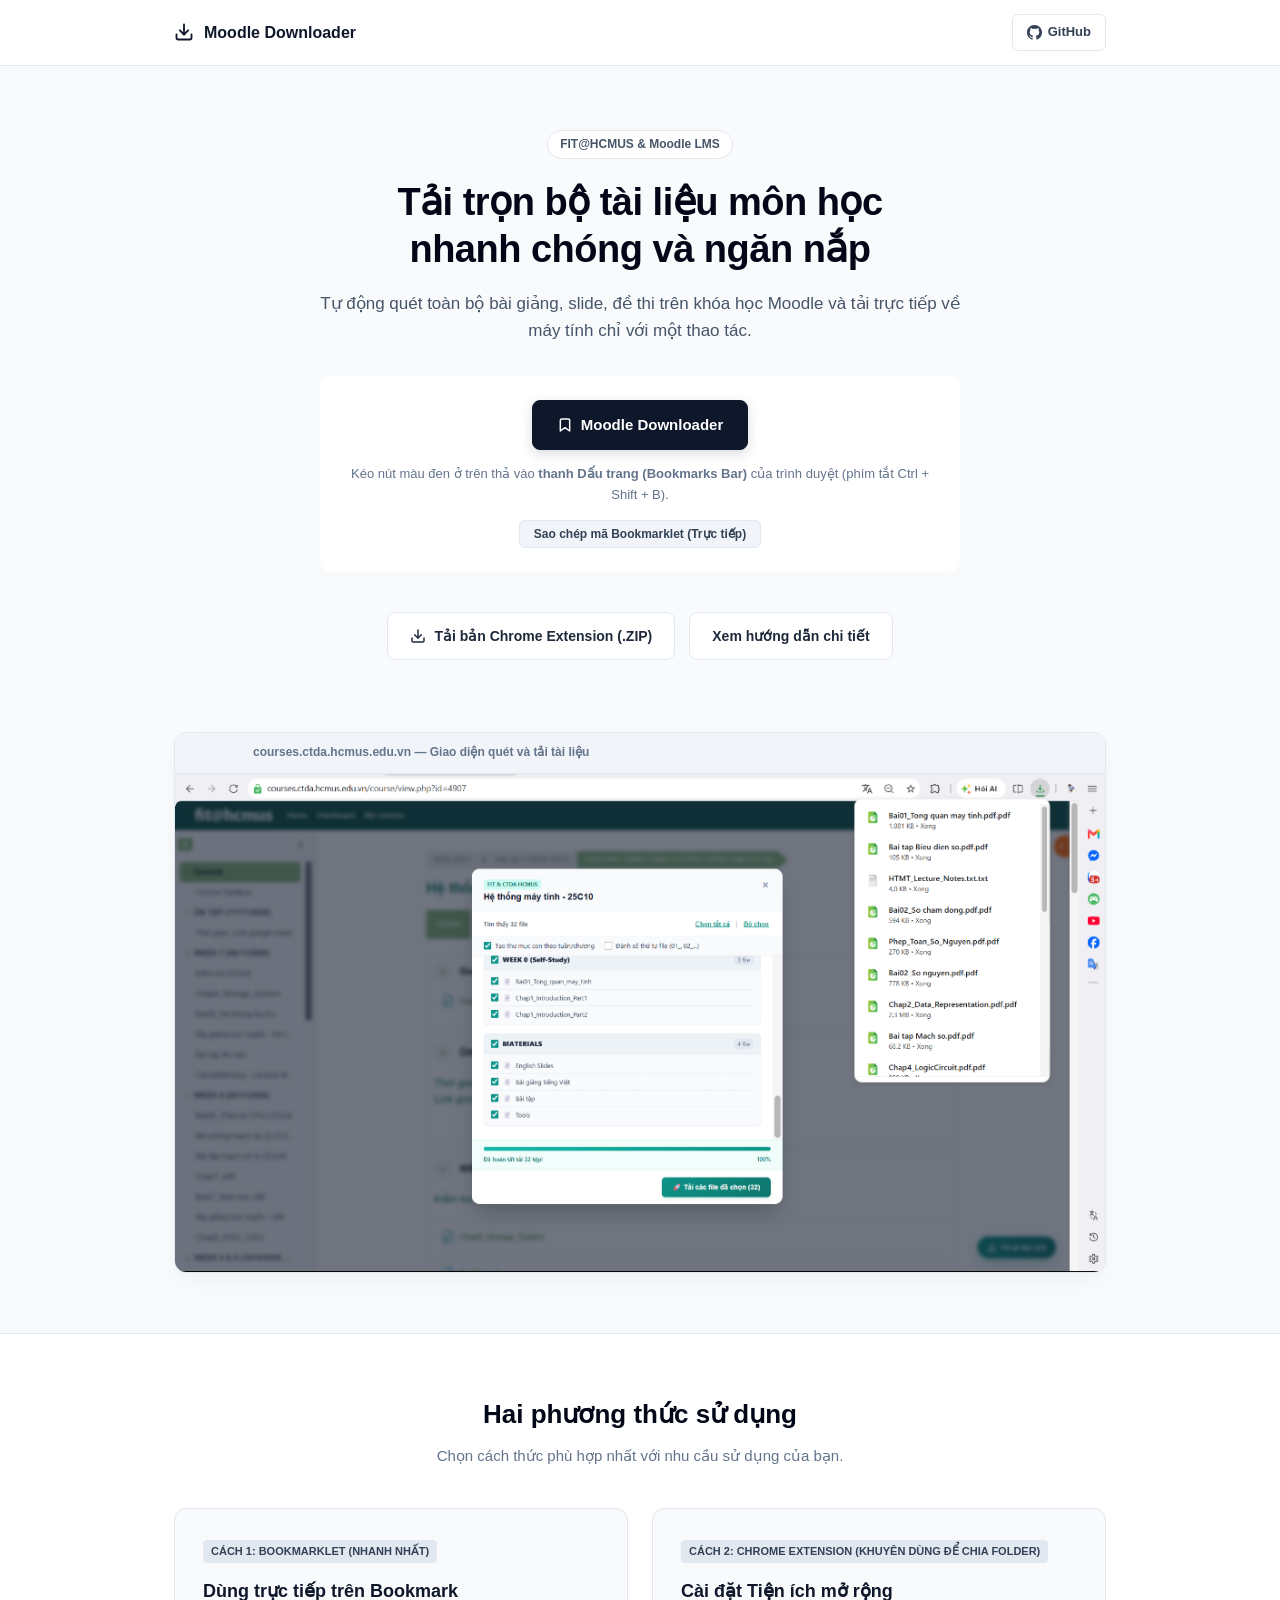
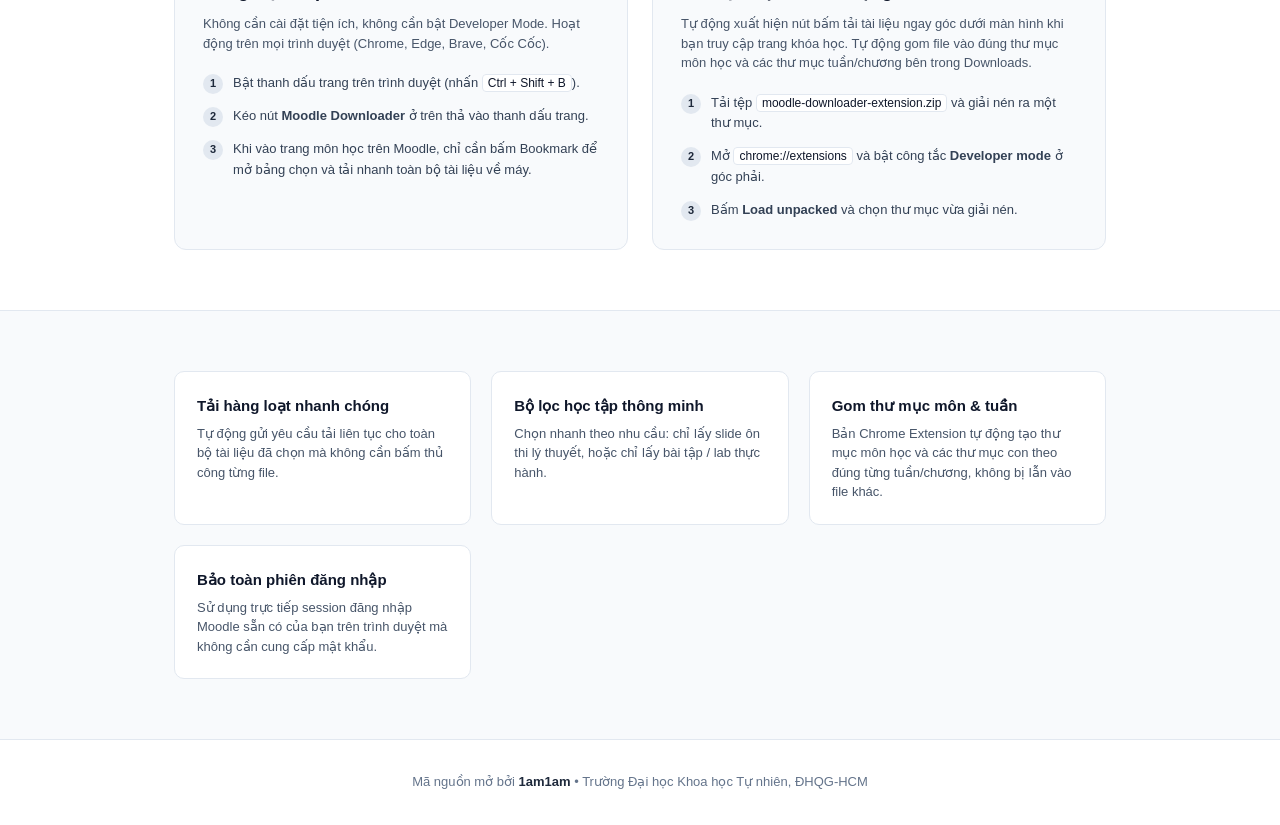
<file: index.html>
<!DOCTYPE html>
<html lang="vi">
<head>
  <meta charset="UTF-8">
  <meta name="viewport" content="width=device-width, initial-scale=1.0">
  <title>Moodle Course Downloader | FIT@HCMUS</title>
  <link rel="icon" href="icons/icon48.png" type="image/png">
  <style>
    :root {
      --slate-950: #020617;
      --slate-900: #0f172a;
      --slate-800: #1e293b;
      --slate-700: #334155;
      --slate-600: #475569;
      --slate-500: #64748b;
      --slate-400: #94a3b8;
      --slate-200: #e2e8f0;
      --slate-100: #f1f5f9;
      --slate-50: #f8fafc;
      --blue-600: #2563eb;
      --blue-700: #1d4ed8;
    }

    * {
      box-sizing: border-box;
      margin: 0;
      padding: 0;
      font-family: -apple-system, BlinkMacSystemFont, "Segoe UI", Roboto, Helvetica, Arial, sans-serif;
    }

    body {
      background-color: var(--slate-50);
      color: var(--slate-900);
      line-height: 1.6;
      -webkit-font-smoothing: antialiased;
    }

    .container {
      max-width: 980px;
      margin: 0 auto;
      padding: 0 24px;
    }

    /* Header */
    header {
      background: #ffffff;
      border-bottom: 1px solid var(--slate-200);
      padding: 14px 0;
      position: sticky;
      top: 0;
      z-index: 100;
    }

    .nav-wrapper {
      display: flex;
      justify-content: space-between;
      align-items: center;
    }

    .logo {
      display: flex;
      align-items: center;
      gap: 10px;
      text-decoration: none;
      color: var(--slate-900);
      font-weight: 700;
      font-size: 16px;
    }

    .nav-links {
      display: flex;
      align-items: center;
      gap: 12px;
    }

    .nav-btn {
      display: inline-flex;
      align-items: center;
      gap: 6px;
      padding: 7px 14px;
      border-radius: 6px;
      font-size: 13px;
      font-weight: 600;
      text-decoration: none;
      transition: all 0.15s ease;
    }

    .nav-btn-secondary {
      color: var(--slate-700);
      border: 1px solid var(--slate-200);
      background: #ffffff;
    }

    .nav-btn-secondary:hover {
      background: var(--slate-100);
      color: var(--slate-900);
    }

    /* Hero */
    .hero {
      padding: 64px 0 48px;
      text-align: center;
    }

    .badge-pill {
      display: inline-block;
      background: #ffffff;
      color: var(--slate-600);
      font-size: 12px;
      font-weight: 600;
      padding: 4px 12px;
      border-radius: 99px;
      border: 1px solid var(--slate-200);
      margin-bottom: 20px;
    }

    .hero h1 {
      font-size: 38px;
      font-weight: 800;
      line-height: 1.25;
      color: var(--slate-950);
      margin-bottom: 16px;
      letter-spacing: -0.5px;
    }

    .hero p {
      font-size: 17px;
      color: var(--slate-600);
      max-width: 640px;
      margin: 0 auto 32px;
    }

    /* Bookmarklet draggable box */
    .bookmarklet-box {
      max-width: 640px;
      margin: 0 auto 40px;
      background: #ffffff;
      border: 1px dashed var(--slate-300);
      border-radius: 12px;
      padding: 24px;
      display: flex;
      flex-direction: column;
      align-items: center;
      gap: 14px;
    }

    .bookmarklet-item {
      display: inline-flex;
      align-items: center;
      gap: 8px;
      background: var(--slate-900);
      color: #ffffff;
      padding: 12px 24px;
      border-radius: 8px;
      border: 1px solid var(--slate-900);
      font-size: 15px;
      font-weight: 700;
      cursor: grab;
      user-select: none;
      text-decoration: none;
      box-shadow: 0 4px 12px rgba(15, 23, 42, 0.15);
      transition: all 0.15s ease;
    }

    .bookmarklet-item:hover {
      background: var(--slate-800);
      transform: translateY(-2px);
    }

    .bookmarklet-item:active {
      cursor: grabbing;
    }

    .bookmarklet-desc {
      font-size: 13px;
      color: var(--slate-500);
      text-align: center;
    }

    .bookmarklet-actions {
      display: flex;
      gap: 12px;
      flex-wrap: wrap;
      justify-content: center;
    }

    .copy-link-btn {
      background: var(--slate-100);
      border: 1px solid var(--slate-200);
      color: var(--slate-700);
      font-size: 12px;
      font-weight: 600;
      cursor: pointer;
      padding: 6px 14px;
      border-radius: 6px;
      transition: all 0.15s ease;
    }

    .copy-link-btn:hover {
      background: var(--slate-200);
      color: var(--slate-900);
    }

    /* CTA Area */
    .cta-area {
      display: flex;
      justify-content: center;
      align-items: center;
      gap: 14px;
      flex-wrap: wrap;
      margin-bottom: 24px;
    }

    .btn {
      display: inline-flex;
      align-items: center;
      gap: 8px;
      padding: 12px 22px;
      border-radius: 8px;
      font-size: 14px;
      font-weight: 600;
      text-decoration: none;
      cursor: pointer;
      transition: all 0.15s ease;
    }

    .btn-light {
      background: #ffffff;
      color: var(--slate-800);
      border: 1px solid var(--slate-200);
    }

    .btn-light:hover {
      background: var(--slate-100);
      border-color: var(--slate-300);
      transform: translateY(-1px);
    }

    /* Demo Preview Card */
    .preview-section {
      margin-bottom: 60px;
    }

    .window-card {
      background: #ffffff;
      border: 1px solid var(--slate-200);
      border-radius: 12px;
      box-shadow: 0 10px 25px -5px rgba(0, 0, 0, 0.05);
      overflow: hidden;
    }

    .window-header {
      background: var(--slate-100);
      border-bottom: 1px solid var(--slate-200);
      padding: 10px 16px;
      display: flex;
      align-items: center;
      gap: 8px;
    }

    .window-dot {
      width: 10px;
      height: 10px;
      border-radius: 50%;
      background: var(--slate-300);
    }

    .window-title {
      margin-left: 8px;
      font-size: 12px;
      color: var(--slate-500);
      font-weight: 600;
    }

    .window-body {
      padding: 0;
      background: #ffffff;
    }

    .window-body img {
      width: 100%;
      height: auto;
      display: block;
    }

    /* Methods Section */
    .methods-section {
      background: #ffffff;
      border-top: 1px solid var(--slate-200);
      border-bottom: 1px solid var(--slate-200);
      padding: 60px 0;
    }

    .section-head {
      text-align: center;
      margin-bottom: 40px;
    }

    .section-head h2 {
      font-size: 26px;
      font-weight: 800;
      color: var(--slate-950);
      margin-bottom: 8px;
    }

    .section-head p {
      font-size: 15px;
      color: var(--slate-500);
    }

    .methods-grid {
      display: grid;
      grid-template-columns: repeat(auto-fit, minmax(380px, 1fr));
      gap: 24px;
    }

    .method-card {
      border: 1px solid var(--slate-200);
      border-radius: 12px;
      padding: 28px;
      background: var(--slate-50);
    }

    .method-badge {
      display: inline-block;
      font-size: 11px;
      font-weight: 700;
      text-transform: uppercase;
      padding: 3px 8px;
      border-radius: 4px;
      margin-bottom: 14px;
      background: var(--slate-200);
      color: var(--slate-700);
    }

    .method-card h3 {
      font-size: 18px;
      font-weight: 700;
      margin-bottom: 8px;
      color: var(--slate-900);
    }

    .method-card p {
      font-size: 13px;
      color: var(--slate-600);
      margin-bottom: 20px;
      line-height: 1.5;
    }

    .steps-list {
      list-style: none;
      display: flex;
      flex-direction: column;
      gap: 12px;
    }

    .step-entry {
      display: flex;
      align-items: flex-start;
      gap: 10px;
      font-size: 13px;
      color: var(--slate-700);
    }

    .step-idx {
      background: var(--slate-200);
      color: var(--slate-800);
      width: 20px;
      height: 20px;
      border-radius: 50%;
      display: flex;
      align-items: center;
      justify-content: center;
      font-size: 11px;
      font-weight: 700;
      flex-shrink: 0;
      margin-top: 1px;
    }

    .step-entry code {
      background: #ffffff;
      border: 1px solid var(--slate-200);
      padding: 1px 5px;
      border-radius: 4px;
      font-size: 12px;
      color: var(--slate-900);
    }

    /* Features Section */
    .features-section {
      padding: 60px 0;
    }

    .feat-grid {
      display: grid;
      grid-template-columns: repeat(auto-fit, minmax(280px, 1fr));
      gap: 20px;
    }

    .feat-card {
      background: #ffffff;
      border: 1px solid var(--slate-200);
      border-radius: 10px;
      padding: 22px;
    }

    .feat-card h4 {
      font-size: 15px;
      font-weight: 700;
      margin-bottom: 6px;
      color: var(--slate-900);
    }

    .feat-card p {
      font-size: 13px;
      color: var(--slate-600);
      line-height: 1.5;
    }

    /* Footer */
    footer {
      border-top: 1px solid var(--slate-200);
      padding: 32px 0;
      text-align: center;
      font-size: 13px;
      color: var(--slate-500);
      background: #ffffff;
    }

    footer a {
      color: var(--slate-800);
      text-decoration: none;
      font-weight: 600;
    }

    footer a:hover {
      text-decoration: underline;
    }
  </style>
</head>
<body>

  <!-- Navigation -->
  <header>
    <div class="container nav-wrapper">
      <a href="#" class="logo">
        <svg width="20" height="20" viewBox="0 0 24 24" fill="none" stroke="currentColor" stroke-width="2.2" stroke-linecap="round" stroke-linejoin="round">
          <path d="M21 15v4a2 2 0 0 1-2 2H5a2 2 0 0 1-2-2v-4"></path>
          <polyline points="7 10 12 15 17 10"></polyline>
          <line x1="12" y1="15" x2="12" y2="3"></line>
        </svg>
        <span>Moodle Downloader</span>
      </a>
      <div class="nav-links">
        <a href="https://github.com/1am1am/moodle-resource-downloader" target="_blank" class="nav-btn nav-btn-secondary">
          <svg width="15" height="15" viewBox="0 0 24 24" fill="currentColor">
            <path d="M12 0c-6.626 0-12 5.373-12 12 0 5.302 3.438 9.8 8.207 11.387.599.111.793-.261.793-.577v-2.234c-3.338.726-4.033-1.416-4.033-1.416-.546-1.387-1.333-1.756-1.333-1.756-1.089-.745.083-.729.083-.729 1.205.084 1.839 1.237 1.839 1.237 1.07 1.834 2.807 1.304 3.492.997.107-.775.418-1.305.762-1.604-2.665-.305-5.467-1.334-5.467-5.931 0-1.311.469-2.381 1.236-3.221-.124-.303-.535-1.524.117-3.176 0 0 1.008-.322 3.301 1.23.957-.266 1.983-.399 3.003-.404 1.02.005 2.047.138 3.006.404 2.291-1.552 3.297-1.23 3.297-1.23.653 1.653.242 2.874.118 3.176.77.84 1.235 1.911 1.235 3.221 0 4.609-2.807 5.624-5.479 5.921.43.372.823 1.102.823 2.222v3.293c0 .319.192.694.801.576 4.765-1.589 8.199-6.086 8.199-11.386 0-6.627-5.373-12-12-12z"/>
          </svg>
          <span>GitHub</span>
        </a>
      </div>
    </div>
  </header>

  <!-- Hero Section -->
  <section class="hero">
    <div class="container">
      <div class="badge-pill">FIT@HCMUS & Moodle LMS</div>
      <h1>Tải trọn bộ tài liệu môn học<br>nhanh chóng và ngăn nắp</h1>
      <p>Tự động quét toàn bộ bài giảng, slide, đề thi trên khóa học Moodle và tải trực tiếp về máy tính chỉ với một thao tác.</p>

      <!-- Bookmarklet CTA -->
      <div class="bookmarklet-box">
        <a id="bm-link" class="bookmarklet-item" href="javascript:(function(){var s=document.createElement('script');s.src='https://1am1am.github.io/moodle-resource-downloader/bookmarklet.js?t='+Date.now();document.head.appendChild(s);})();" title="Kéo nút này vào thanh Dấu trang của trình duyệt">
          <svg width="16" height="16" viewBox="0 0 24 24" fill="none" stroke="currentColor" stroke-width="2.2" stroke-linecap="round" stroke-linejoin="round">
            <path d="M19 21l-7-5-7 5V5a2 2 0 0 1 2-2h10a2 2 0 0 1 2 2z"></path>
          </svg>
          <span>Moodle Downloader</span>
        </a>
        <div class="bookmarklet-desc">
          Kéo nút màu đen ở trên thả vào <strong>thanh Dấu trang (Bookmarks Bar)</strong> của trình duyệt (phím tắt <code>Ctrl + Shift + B</code>).
        </div>
        <div class="bookmarklet-actions">
          <button id="copy-bm-btn" class="copy-link-btn">Sao chép mã Bookmarklet (Trực tiếp)</button>
        </div>
      </div>

      <div class="cta-area">
        <a href="moodle-downloader-extension.zip" class="btn btn-light" download>
          <svg width="16" height="16" viewBox="0 0 24 24" fill="none" stroke="currentColor" stroke-width="2.2" stroke-linecap="round" stroke-linejoin="round">
            <path d="M21 15v4a2 2 0 0 1-2 2H5a2 2 0 0 1-2-2v-4"></path>
            <polyline points="7 10 12 15 17 10"></polyline>
            <line x1="12" y1="15" x2="12" y2="3"></line>
          </svg>
          <span>Tải bản Chrome Extension (.ZIP)</span>
        </a>
        <a href="#instructions" class="btn btn-light">
          <span>Xem hướng dẫn chi tiết</span>
        </a>
      </div>
    </div>
  </section>

  <!-- Demo Preview -->
  <section class="preview-section">
    <div class="container">
      <div class="window-card">
        <div class="window-header">
          <div class="window-dot"></div>
          <div class="window-dot"></div>
          <div class="window-dot"></div>
          <span class="window-title">courses.ctda.hcmus.edu.vn — Giao diện quét và tải tài liệu</span>
        </div>
        <div class="window-body">
          <img src="screenshot.png" alt="Giao diện khóa học Moodle HCMUS">
        </div>
      </div>
    </div>
  </section>

  <!-- Installation Methods -->
  <section class="methods-section" id="instructions">
    <div class="container">
      <div class="section-head">
        <h2>Hai phương thức sử dụng</h2>
        <p>Chọn cách thức phù hợp nhất với nhu cầu sử dụng của bạn.</p>
      </div>

      <div class="methods-grid">
        <!-- Method 1: Bookmarklet -->
        <div class="method-card">
          <span class="method-badge">Cách 1: Bookmarklet (Nhanh nhất)</span>
          <h3>Dùng trực tiếp trên Bookmark</h3>
          <p>Không cần cài đặt tiện ích, không cần bật Developer Mode. Hoạt động trên mọi trình duyệt (Chrome, Edge, Brave, Cốc Cốc).</p>
          <ul class="steps-list">
            <li class="step-entry">
              <span class="step-idx">1</span>
              <span>Bật thanh dấu trang trên trình duyệt (nhấn <code>Ctrl + Shift + B</code>).</span>
            </li>
            <li class="step-entry">
              <span class="step-idx">2</span>
              <span>Kéo nút <strong>Moodle Downloader</strong> ở trên thả vào thanh dấu trang.</span>
            </li>
            <li class="step-entry">
              <span class="step-idx">3</span>
              <span>Khi vào trang môn học trên Moodle, chỉ cần bấm Bookmark để mở bảng chọn và tải nhanh toàn bộ tài liệu về máy.</span>
            </li>
          </ul>
        </div>

        <!-- Method 2: Extension -->
        <div class="method-card">
          <span class="method-badge">Cách 2: Chrome Extension (Khuyên dùng để chia folder)</span>
          <h3>Cài đặt Tiện ích mở rộng</h3>
          <p>Tự động xuất hiện nút bấm tải tài liệu ngay góc dưới màn hình khi bạn truy cập trang khóa học. Tự động gom file vào đúng thư mục môn học và các thư mục tuần/chương bên trong Downloads.</p>
          <ul class="steps-list">
            <li class="step-entry">
              <span class="step-idx">1</span>
              <span>Tải tệp <code>moodle-downloader-extension.zip</code> và giải nén ra một thư mục.</span>
            </li>
            <li class="step-entry">
              <span class="step-idx">2</span>
              <span>Mở <code>chrome://extensions</code> và bật công tắc <strong>Developer mode</strong> ở góc phải.</span>
            </li>
            <li class="step-entry">
              <span class="step-idx">3</span>
              <span>Bấm <strong>Load unpacked</strong> và chọn thư mục vừa giải nén.</span>
            </li>
          </ul>
        </div>
      </div>
    </div>
  </section>

  <!-- Features Section -->
  <section class="features-section">
    <div class="container">
      <div class="feat-grid">
        <div class="feat-card">
          <h4>Tải hàng loạt nhanh chóng</h4>
          <p>Tự động gửi yêu cầu tải liên tục cho toàn bộ tài liệu đã chọn mà không cần bấm thủ công từng file.</p>
        </div>
        <div class="feat-card">
          <h4>Bộ lọc học tập thông minh</h4>
          <p>Chọn nhanh theo nhu cầu: chỉ lấy slide ôn thi lý thuyết, hoặc chỉ lấy bài tập / lab thực hành.</p>
        </div>
        <div class="feat-card">
          <h4>Gom thư mục môn & tuần</h4>
          <p>Bản Chrome Extension tự động tạo thư mục môn học và các thư mục con theo đúng từng tuần/chương, không bị lẫn vào file khác.</p>
        </div>
        <div class="feat-card">
          <h4>Bảo toàn phiên đăng nhập</h4>
          <p>Sử dụng trực tiếp session đăng nhập Moodle sẵn có của bạn trên trình duyệt mà không cần cung cấp mật khẩu.</p>
        </div>
      </div>
    </div>
  </section>

  <!-- Footer -->
  <footer>
    <div class="container">
      <p>Mã nguồn mở bởi <a href="https://github.com/1am1am" target="_blank">1am1am</a> • Trường Đại học Khoa học Tự nhiên, ĐHQG-HCM</p>
    </div>
  </footer>

  <script>
    document.getElementById("copy-bm-btn").addEventListener("click", function() {
      const code = document.getElementById("bm-link").getAttribute("href");
      navigator.clipboard.writeText(code).then(function() {
        alert("Đã sao chép mã Bookmarklet vào bộ nhớ tạm! Bạn có thể tạo dấu trang mới trên trình duyệt và dán vào ô URL.");
      });
    });
  </script>
</body>
</html>
</file>
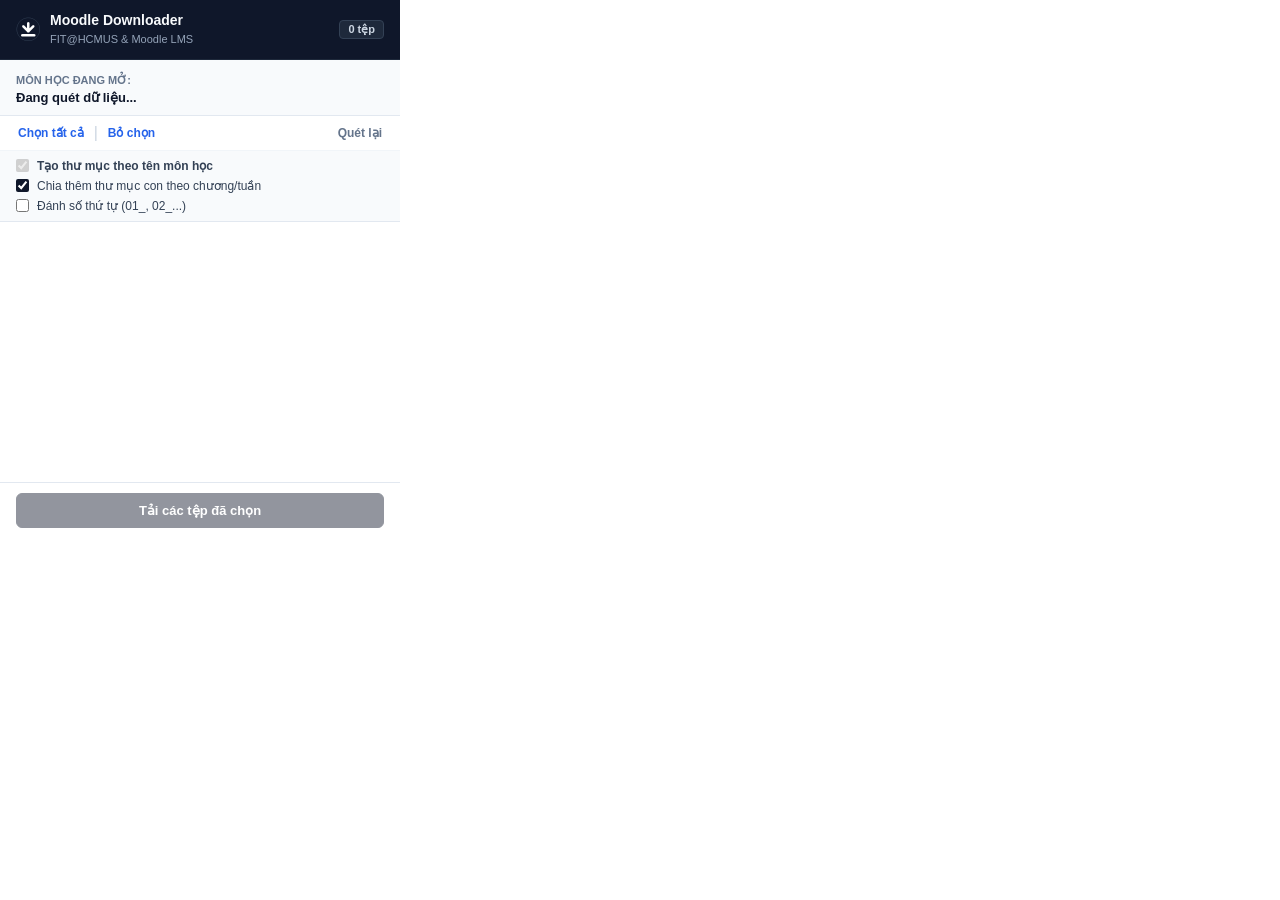
<file: popup.html>
<!DOCTYPE html>
<html lang="vi">
<head>
  <meta charset="UTF-8">
  <meta name="viewport" content="width=device-width, initial-scale=1.0">
  <title>Moodle Downloader</title>
  <link rel="stylesheet" href="popup.css">
</head>
<body>
  <div class="popup-container">
    <!-- Header -->
    <header class="popup-header">
      <div class="header-logo">
        <img src="icons/icon48.png" alt="Logo" width="24" height="24">
        <div>
          <h2>Moodle Downloader</h2>
          <span class="sub-text">FIT@HCMUS & Moodle LMS</span>
        </div>
      </div>
      <span id="badge-count" class="badge">0 tệp</span>
    </header>

    <!-- Not on Moodle State -->
    <div id="not-moodle-view" class="state-view hidden">
      <div class="empty-icon">
        <svg width="32" height="32" viewBox="0 0 24 24" fill="none" stroke="#64748b" stroke-width="2" stroke-linecap="round" stroke-linejoin="round">
          <path d="M22 19a2 2 0 0 1-2 2H4a2 2 0 0 1-2-2V5a2 2 0 0 1 2-2h5l2 3h9a2 2 0 0 1 2 2z"></path>
        </svg>
      </div>
      <h3>Chưa phát hiện trang Moodle</h3>
      <p>Hãy điều hướng tới trang môn học trên Moodle (ví dụ: <code>courses.ctda.hcmus.edu.vn/course/view.php?id=...</code>) rồi mở lại tiện ích.</p>
    </div>

    <!-- Active Course View -->
    <div id="course-view" class="state-view">
      <!-- Course Title Card -->
      <div class="course-card">
        <span class="card-label">Môn học đang mở:</span>
        <h4 id="course-name">Đang quét dữ liệu...</h4>
      </div>

      <!-- Action Toolbar -->
      <div class="action-bar">
        <button id="btn-select-all" class="btn-text">Chọn tất cả</button>
        <span class="divider">|</span>
        <button id="btn-deselect-all" class="btn-text">Bỏ chọn</button>
        <button id="btn-rescan" class="btn-text btn-refresh" title="Quét lại">Quét lại</button>
      </div>

      <!-- Options -->
      <div class="options-box">
        <label class="checkbox-container">
          <input type="checkbox" id="opt-course" checked disabled>
          <span style="font-weight: 600;">Tạo thư mục theo tên môn học</span>
        </label>
        <label class="checkbox-container">
          <input type="checkbox" id="opt-folders" checked>
          <span>Chia thêm thư mục con theo chương/tuần</span>
        </label>
        <label class="checkbox-container">
          <input type="checkbox" id="opt-index">
          <span>Đánh số thứ tự (01_, 02_...)</span>
        </label>
      </div>

      <!-- Files Container -->
      <div id="file-list" class="file-list-container">
        <!-- Generated dynamically -->
      </div>

      <!-- Progress Section -->
      <div id="progress-container" class="progress-container hidden">
        <div class="progress-bar-track">
          <div id="progress-bar-fill" class="progress-bar-fill"></div>
        </div>
        <div class="progress-labels">
          <span id="progress-status">Đang tải...</span>
          <span id="progress-percent">0%</span>
        </div>
      </div>

      <!-- Footer Buttons -->
      <footer class="popup-footer">
        <button id="btn-start-download" class="btn-primary" disabled>
          Tải các tệp đã chọn
        </button>
      </footer>
    </div>
  </div>

  <script src="popup.js"></script>
</body>
</html>
</file>
<file: popup.css>
/* popup.css - Minimal, neutral styling for extension toolbar popup */

* {
  box-sizing: border-box;
  margin: 0;
  padding: 0;
}

body {
  width: 400px;
  max-height: 560px;
  font-family: -apple-system, BlinkMacSystemFont, "Segoe UI", Roboto, Helvetica, Arial, sans-serif;
  color: #0f172a;
  background-color: #ffffff;
  overflow: hidden;
}

.popup-container {
  display: flex;
  flex-direction: column;
  height: 100vh;
  max-height: 560px;
}

/* Header */
.popup-header {
  display: flex;
  justify-content: space-between;
  align-items: center;
  padding: 12px 16px;
  background: #0f172a;
  color: #f8fafc;
  border-bottom: 1px solid #1e293b;
}

.header-logo {
  display: flex;
  align-items: center;
  gap: 10px;
}

.header-logo h2 {
  font-size: 14px;
  font-weight: 700;
  line-height: 1.2;
}

.sub-text {
  font-size: 11px;
  color: #94a3b8;
}

.badge {
  background: #1e293b;
  color: #cbd5e1;
  font-size: 11px;
  font-weight: 600;
  padding: 2px 8px;
  border-radius: 4px;
  border: 1px solid #334155;
}

/* State Views */
.state-view {
  display: flex;
  flex-direction: column;
  flex: 1;
  overflow: hidden;
}

.hidden {
  display: none !important;
}

/* Empty State */
#not-moodle-view {
  padding: 32px 20px;
  text-align: center;
  display: flex;
  flex-direction: column;
  align-items: center;
  justify-content: center;
}

.empty-icon {
  margin-bottom: 12px;
}

#not-moodle-view h3 {
  font-size: 15px;
  color: #0f172a;
  margin-bottom: 8px;
  font-weight: 700;
}

#not-moodle-view p {
  font-size: 12px;
  color: #64748b;
  line-height: 1.5;
}

#not-moodle-view code {
  background: #f1f5f9;
  padding: 2px 4px;
  border-radius: 4px;
  font-size: 11px;
  color: #0f172a;
}

/* Course Card */
.course-card {
  padding: 10px 16px;
  background: #f8fafc;
  border-bottom: 1px solid #e2e8f0;
}

.card-label {
  font-size: 11px;
  color: #64748b;
  text-transform: uppercase;
  font-weight: 600;
}

.course-card h4 {
  font-size: 13px;
  font-weight: 700;
  color: #0f172a;
  white-space: nowrap;
  overflow: hidden;
  text-overflow: ellipsis;
  margin-top: 2px;
}

/* Action Toolbar */
.action-bar {
  display: flex;
  align-items: center;
  padding: 8px 16px;
  background: #ffffff;
  border-bottom: 1px solid #f1f5f9;
}

.btn-text {
  background: none;
  border: none;
  color: #2563eb;
  font-size: 12px;
  font-weight: 600;
  cursor: pointer;
  padding: 2px;
}

.btn-text:hover {
  text-decoration: underline;
}

.divider {
  color: #cbd5e1;
  margin: 0 8px;
}

.btn-refresh {
  margin-left: auto;
  color: #64748b;
}

/* Options */
.options-box {
  padding: 8px 16px;
  background: #f8fafc;
  border-bottom: 1px solid #e2e8f0;
  display: flex;
  flex-direction: column;
  gap: 6px;
}

.checkbox-container {
  display: flex;
  align-items: center;
  gap: 8px;
  font-size: 12px;
  color: #334155;
  cursor: pointer;
  user-select: none;
}

.checkbox-container input {
  accent-color: #0f172a;
  cursor: pointer;
}

/* File list */
.file-list-container {
  flex: 1;
  overflow-y: auto;
  padding: 8px 16px;
  max-height: 260px;
}

.section-group {
  margin-bottom: 10px;
  border: 1px solid #e2e8f0;
  border-radius: 6px;
  overflow: hidden;
}

.section-head {
  display: flex;
  justify-content: space-between;
  align-items: center;
  padding: 6px 10px;
  background: #f1f5f9;
  border-bottom: 1px solid #e2e8f0;
}

.section-name {
  font-size: 12px;
  font-weight: 600;
  color: #0f172a;
}

.section-badge {
  font-size: 11px;
  color: #64748b;
}

.item-row {
  padding: 6px 10px;
  border-bottom: 1px solid #f8fafc;
}

.item-row:last-child {
  border-bottom: none;
}

.item-name {
  font-size: 12px;
  color: #334155;
  white-space: nowrap;
  overflow: hidden;
  text-overflow: ellipsis;
  max-width: 300px;
}

/* Progress */
.progress-container {
  padding: 10px 16px;
  background: #f8fafc;
  border-top: 1px solid #e2e8f0;
}

.progress-bar-track {
  height: 5px;
  background: #e2e8f0;
  border-radius: 99px;
  overflow: hidden;
  margin-bottom: 6px;
}

.progress-bar-fill {
  height: 100%;
  width: 0%;
  background: #0f172a;
  border-radius: 99px;
  transition: width 0.2s ease;
}

.progress-labels {
  display: flex;
  justify-content: space-between;
  font-size: 11px;
  font-weight: 600;
  color: #475569;
}

/* Footer */
.popup-footer {
  padding: 10px 16px;
  background: #ffffff;
  border-top: 1px solid #e2e8f0;
}

.btn-primary {
  width: 100%;
  padding: 9px;
  background: #0f172a;
  color: #ffffff;
  border: 1px solid #0f172a;
  border-radius: 6px;
  font-size: 13px;
  font-weight: 600;
  cursor: pointer;
  transition: background 0.15s ease;
}

.btn-primary:hover:not(:disabled) {
  background: #1e293b;
}

.btn-primary:disabled {
  opacity: 0.45;
  cursor: not-allowed;
}
</file>
